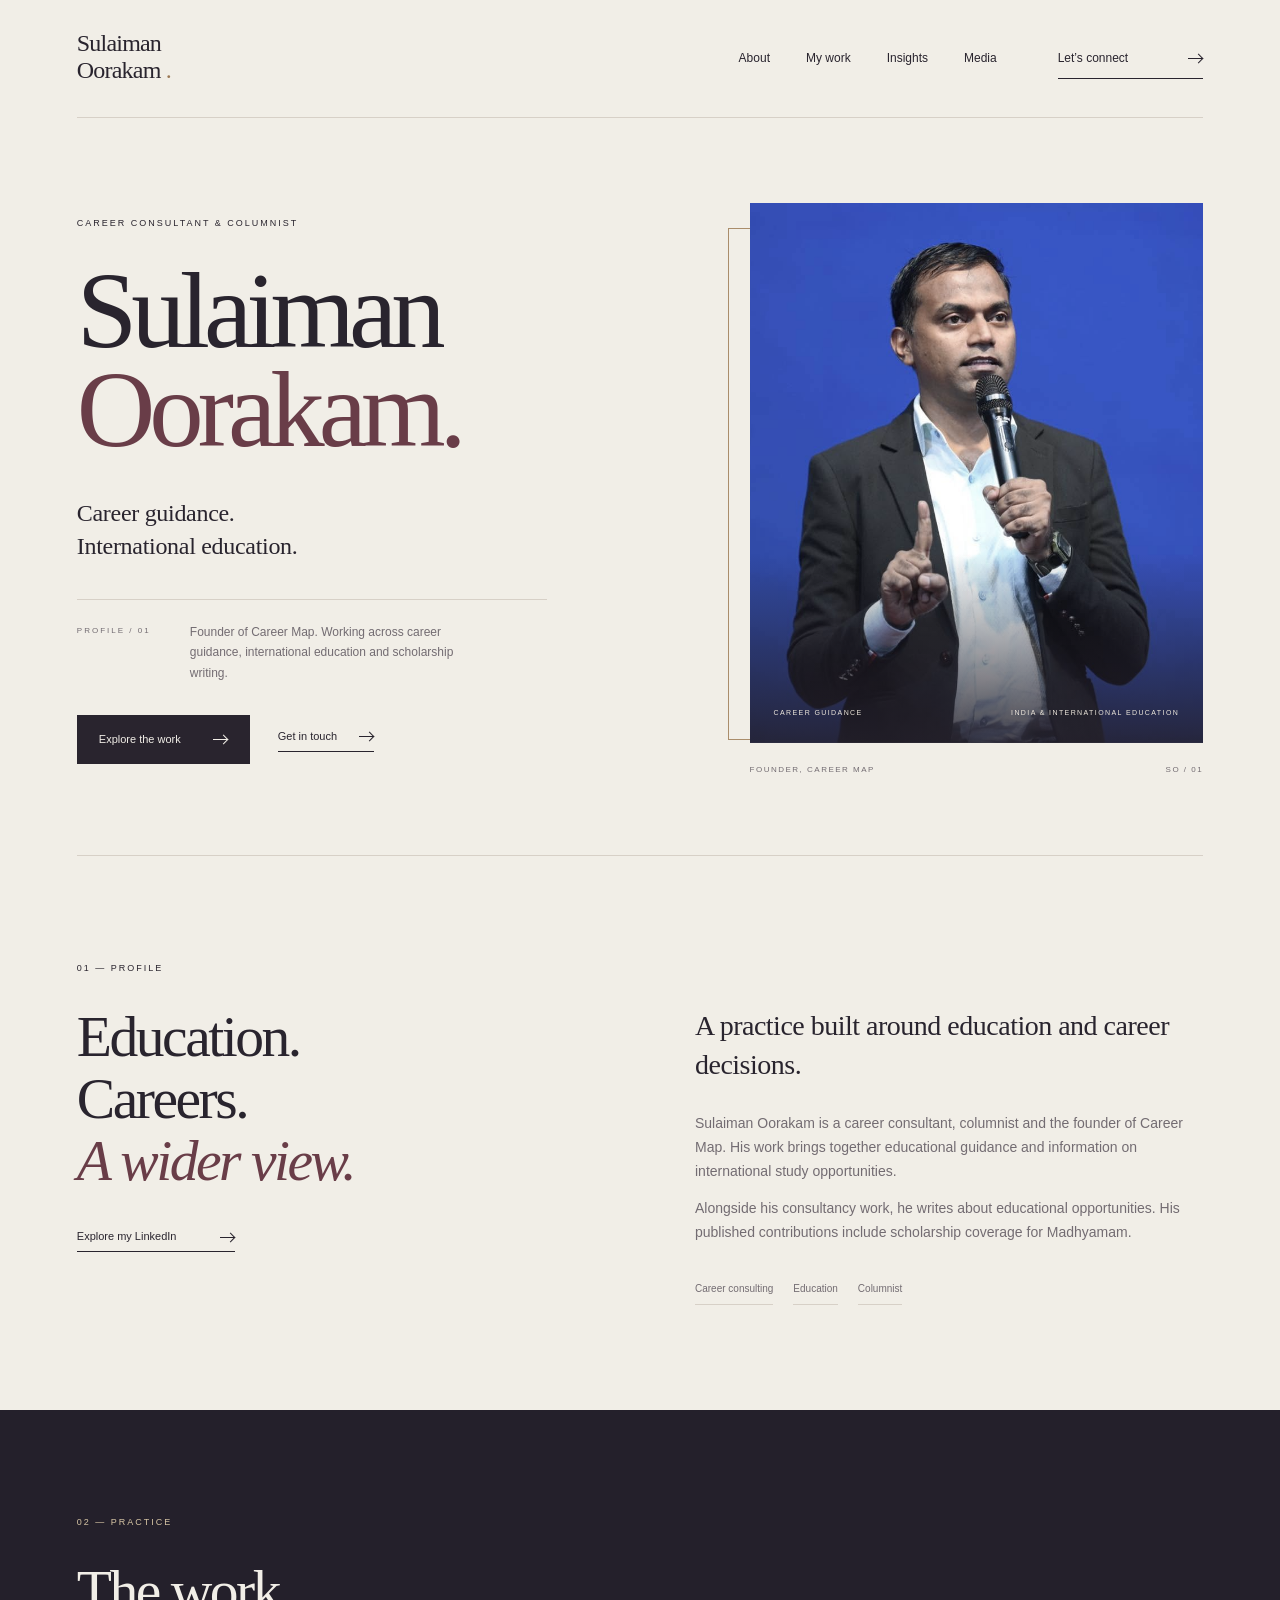
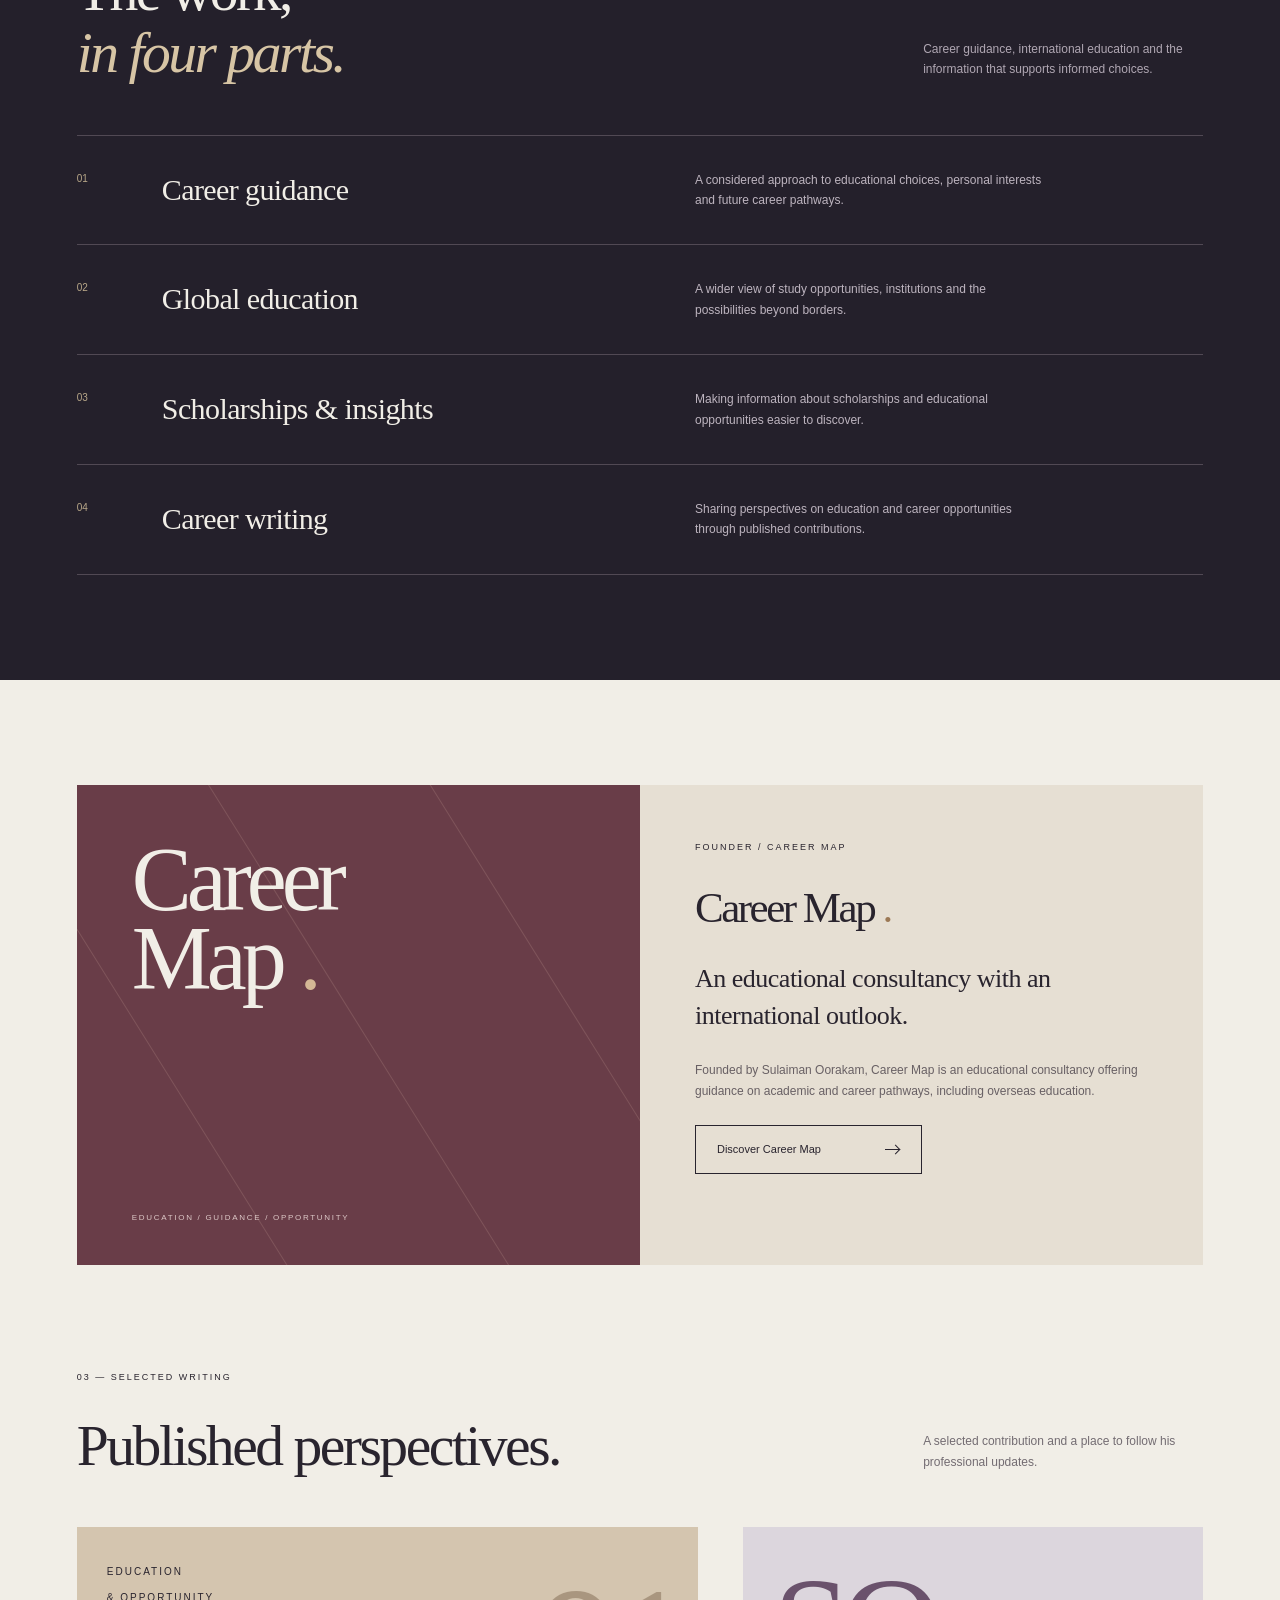
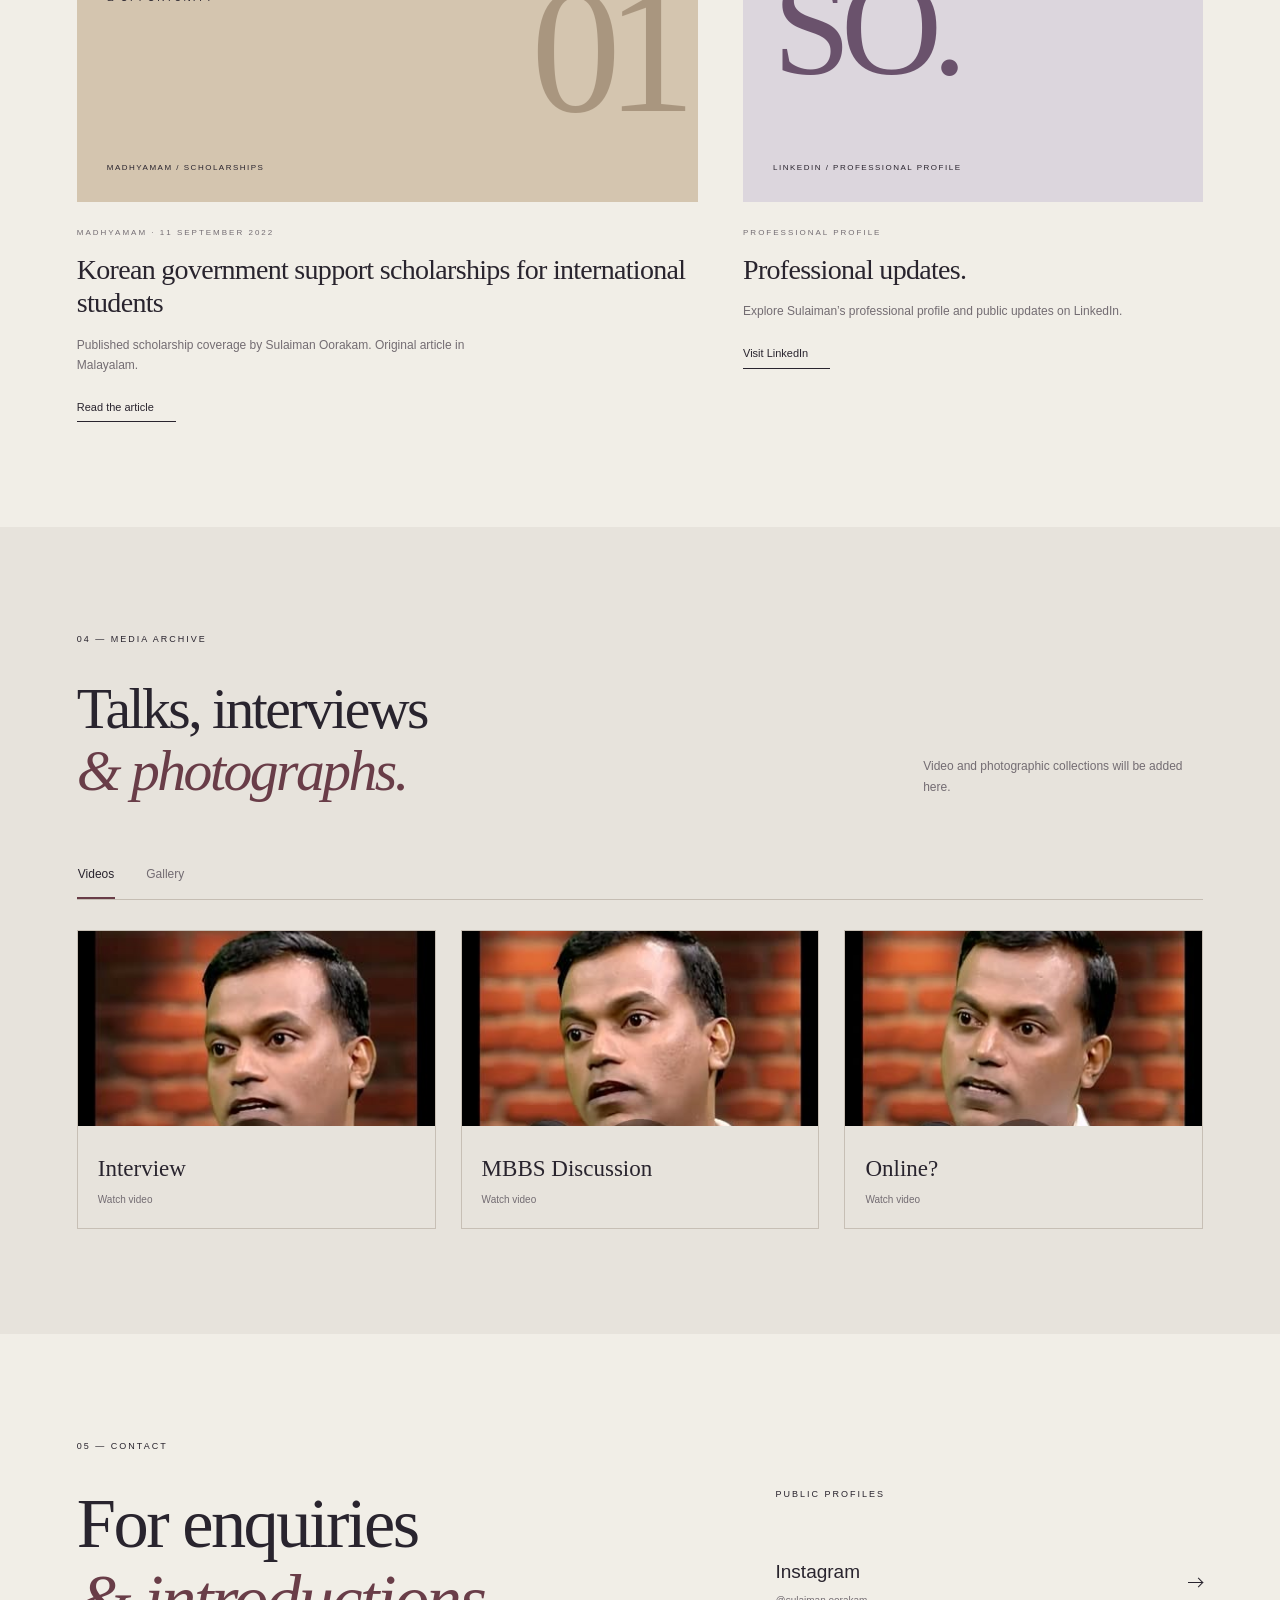
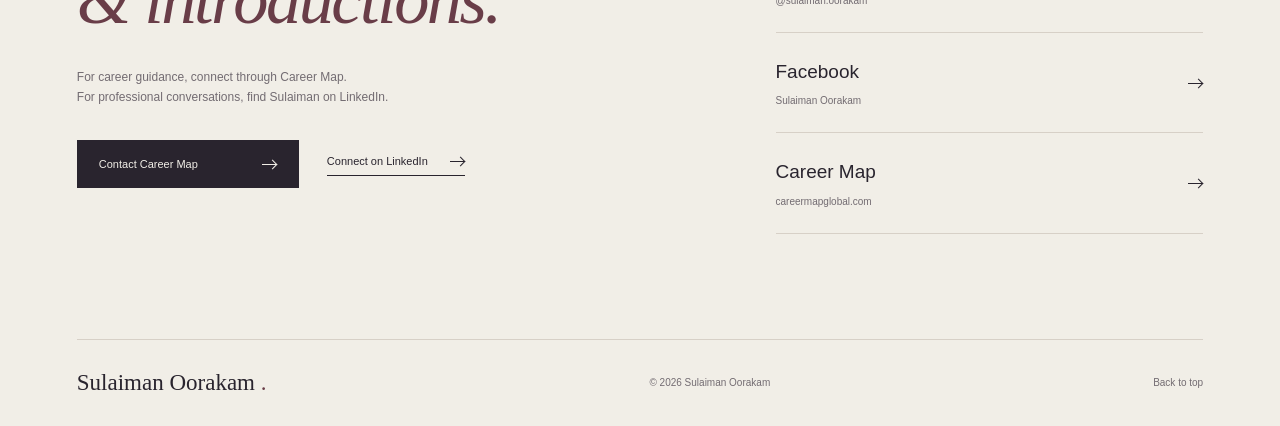
<file: index.html>
<!DOCTYPE html>
<html lang="en">
 <head>
  <meta charset="utf-8"/>
  <meta content="width=device-width, initial-scale=1" name="viewport"/>
  <meta content="#24202b" name="theme-color"/>
  <title>
   Sulaiman Oorakam — Career Consultant &amp; Columnist
  </title>
  <meta content="Meet Sulaiman Oorakam, career consultant, columnist and founder of Career Map. Explore his work in career guidance and international education." name="description"/>
  <meta content="Sulaiman Oorakam | Career Consultant &amp; Columnist" property="og:title"/>
  <meta content="Career consultant, columnist and founder of Career Map." property="og:description"/>
  <meta content="website" property="og:type"/>
  <link href="assets/favicon.svg" rel="icon"/>
  <link href="styles.css" rel="stylesheet"/>
  <script defer="" src="content.js">
  </script>
  <script defer="" src="script.js">
  </script>
 </head>
 <body>
  <a class="skip" href="#main">
   Skip to content
  </a>
  <header class="header">
   <a aria-label="Sulaiman Oorakam home" class="wordmark" href="#home">
    <span class="wordmark-name">
     Sulaiman
     <br/>
     Oorakam
     <span class="brand-dot">
      .
     </span>
    </span>
   </a>
   <button aria-controls="navigation" aria-expanded="false" class="menu-toggle" hidden="">
    Menu
   </button>
   <nav aria-label="Main navigation" id="navigation">
    <a href="#about">
     About
    </a>
    <a href="#work">
     My work
    </a>
    <a href="#insights">
     Insights
    </a>
    <a href="#media">
     Media
    </a>
    <a class="nav-contact" href="#contact">
     Let’s connect
     <span>
     </span>
     <span aria-hidden="true" class="link-icon">
     </span>
    </a>
   </nav>
  </header>
  <main id="main">
   <section class="hero wrap" id="home">
    <div class="hero-copy">
     <p class="eyebrow">
      CAREER CONSULTANT &amp; COLUMNIST
     </p>
     <h1>
      Sulaiman
      <br/>
      <span>
       Oorakam.
      </span>
     </h1>
     <p class="hero-description">
      Career guidance.
      <br/>
      International education.
     </p>
     <div class="hero-summary">
      <span class="index-label">
       PROFILE / 01
      </span>
      <p>
       Founder of Career Map. Working across career guidance, international education and scholarship writing.
      </p>
     </div>
     <div class="actions">
      <a class="button" href="#work">
       Explore the work
       <span aria-hidden="true" class="link-icon">
       </span>
      </a>
      <a class="text-link" href="#contact">
       Get in touch
       <span aria-hidden="true" class="link-icon">
       </span>
      </a>
     </div>
    </div>
    <div class="portrait-composition">
     <div aria-hidden="true" class="portrait-outline">
     </div>
     <figure class="portrait-frame">
      <img alt="Sulaiman Oorakam, founder of Career Map" fetchpriority="high" height="914" src="assets/sulaiman-oorakam.jpg" width="800"/>
      <figcaption>
       <span>
        CAREER GUIDANCE
       </span>
       <span>
        INDIA &amp; INTERNATIONAL EDUCATION
       </span>
      </figcaption>
     </figure>
     <div class="portrait-meta">
      <span>
       FOUNDER, CAREER MAP
      </span>
      <span>
       SO / 01
      </span>
     </div>
    </div>
   </section>
   <section class="section wrap about" id="about">
    <div>
     <p class="eyebrow">
      01 — PROFILE
     </p>
     <h2>
      Education.
      <br/>
      Careers.
      <br/>
      <em>
       A wider view.
      </em>
     </h2>
     <a class="text-link" href="https://www.linkedin.com/in/sulaiman-oorakam-a609a717/" rel="noopener noreferrer" target="_blank">
      Explore my LinkedIn
      <span>
      </span>
      <span aria-hidden="true" class="link-icon">
      </span>
     </a>
    </div>
    <div class="about-copy">
     <p class="large-copy">
      A practice built around education and career decisions.
     </p>
     <p>
      Sulaiman Oorakam is a career consultant, columnist and the founder of Career Map. His work brings together educational guidance and information on international study opportunities.
     </p>
     <p>
      Alongside his consultancy work, he writes about educational opportunities. His published contributions include scholarship coverage for Madhyamam.
     </p>
     <div class="about-tags">
      <span>
       Career consulting
      </span>
      <span>
       Education
      </span>
      <span>
       Columnist
      </span>
     </div>
    </div>
   </section>
   <section class="work-section" id="work">
    <div class="section wrap">
     <div class="section-heading">
      <div>
       <p class="eyebrow">
        02 — PRACTICE
       </p>
       <h2>
        The work,
        <br/>
        <em>
         in four parts.
        </em>
       </h2>
      </div>
      <p>
       Career guidance, international education and the information that supports informed choices.
      </p>
     </div>
     <div class="focus-list">
      <article>
       <span class="item-number">
        01
       </span>
       <h3>
        Career guidance
       </h3>
       <p>
        A considered approach to educational choices, personal interests and future career pathways.
       </p>
      </article>
      <article>
       <span class="item-number">
        02
       </span>
       <h3>
        Global education
       </h3>
       <p>
        A wider view of study opportunities, institutions and the possibilities beyond borders.
       </p>
      </article>
      <article>
       <span class="item-number">
        03
       </span>
       <h3>
        Scholarships &amp; insights
       </h3>
       <p>
        Making information about scholarships and educational opportunities easier to discover.
       </p>
      </article>
      <article>
       <span class="item-number">
        04
       </span>
       <h3>
        Career writing
       </h3>
       <p>
        Sharing perspectives on education and career opportunities through published contributions.
       </p>
      </article>
     </div>
    </div>
   </section>
   <section class="venture wrap">
    <div aria-hidden="true" class="venture-art">
     <div class="atlas-lines">
      <span>
      </span>
      <span>
      </span>
      <span>
      </span>
      <span>
      </span>
      <span>
      </span>
     </div>
     <div class="venture-lettering">
      Career
      <br/>
      Map
      <span>
       .
      </span>
     </div>
     <span class="map-caption">
      EDUCATION / GUIDANCE / OPPORTUNITY
     </span>
    </div>
    <div class="venture-copy">
     <p class="eyebrow">
      FOUNDER / CAREER MAP
     </p>
     <h2>
      Career Map
      <span class="brand-dot">
       .
      </span>
     </h2>
     <p class="large-copy">
      An educational consultancy with an international outlook.
     </p>
     <p>
      Founded by Sulaiman Oorakam, Career Map is an educational consultancy offering guidance on academic and career pathways, including overseas education.
     </p>
     <a class="button light" href="https://careermapglobal.com/" rel="noopener noreferrer" target="_blank">
      Discover Career Map
      <span>
      </span>
      <span aria-hidden="true" class="link-icon">
      </span>
     </a>
    </div>
   </section>
   <section class="section wrap" id="insights">
    <div class="section-heading">
     <div>
      <p class="eyebrow">
       03 — SELECTED WRITING
      </p>
      <h2>
       Published perspectives.
      </h2>
     </div>
     <p>
      A selected contribution and a place to follow his professional updates.
     </p>
    </div>
    <div class="insights-grid">
     <a class="article-card" href="https://www.madhyamam.com/career-and-education/edu-news/korean-government-support-scholarships-for-international-students-1072878" rel="noopener noreferrer" target="_blank">
      <div class="article-art">
       <span class="article-label">
        EDUCATION
        <br/>
        &amp; OPPORTUNITY
       </span>
       <span class="article-number">
        01
       </span>
       <small>
        MADHYAMAM / SCHOLARSHIPS
       </small>
      </div>
      <p class="eyebrow">
       MADHYAMAM · 11 SEPTEMBER 2022
      </p>
      <h3>
       Korean government support scholarships for international students
      </h3>
      <p>
       Published scholarship coverage by Sulaiman Oorakam. Original article in Malayalam.
      </p>
      <span class="text-link">
       Read the article
       <span>
       </span>
      </span>
     </a>
     <a class="article-card profile-card" href="https://www.linkedin.com/in/sulaiman-oorakam-a609a717/" rel="noopener noreferrer" target="_blank">
      <div aria-hidden="true" class="profile-art">
       <span class="profile-initials">
        SO.
       </span>
       <span class="profile-art-label">
        LINKEDIN / PROFESSIONAL PROFILE
       </span>
      </div>
      <p class="eyebrow">
       PROFESSIONAL PROFILE
      </p>
      <h3>
       Professional updates.
      </h3>
      <p>
       Explore Sulaiman’s professional profile and public updates on LinkedIn.
      </p>
      <span class="text-link">
       Visit LinkedIn
       <span>
       </span>
      </span>
     </a>
    </div>
   </section>
   <section class="media-section" id="media">
    <div class="section wrap">
     <div class="section-heading">
      <div>
       <p class="eyebrow">
        04 — MEDIA ARCHIVE
       </p>
       <h2>
        Talks, interviews
        <br/>
        <em>
         &amp; photographs.
        </em>
       </h2>
      </div>
      <p>
       Video and photographic collections will be added here.
      </p>
     </div>
     <div aria-label="Media category" class="media-tabs" role="group">
      <button aria-pressed="true" class="active" data-tab="videos">
       Videos
      </button>
      <button aria-pressed="false" data-tab="gallery">
       Gallery
      </button>
     </div>
     <div class="media-grid" id="media-grid">
     </div>
     <noscript>
      <p>
       Videos and gallery will be added here. Enable JavaScript to explore the media collection.
      </p>
     </noscript>
    </div>
   </section>
   <section class="section wrap contact" id="contact">
    <div>
     <p class="eyebrow">
      05 — CONTACT
     </p>
     <h2>
      For enquiries
      <br/>
      <em>
       &amp; introductions.
      </em>
     </h2>
     <p>
      For career guidance, connect through Career Map.
      <br/>
      For professional conversations, find Sulaiman on LinkedIn.
     </p>
     <div class="actions">
      <a class="button" href="https://careermapglobal.com/" rel="noopener noreferrer" target="_blank">
       Contact Career Map
       <span>
       </span>
       <span aria-hidden="true" class="link-icon">
       </span>
      </a>
      <a class="text-link" href="https://www.linkedin.com/in/sulaiman-oorakam-a609a717/" rel="noopener noreferrer" target="_blank">
       Connect on LinkedIn
       <span aria-hidden="true" class="link-icon">
       </span>
      </a>
     </div>
    </div>
    <div class="contact-links">
     <p class="eyebrow">
      PUBLIC PROFILES
     </p>
     <a href="https://www.instagram.com/sulaiman.oorakam/" rel="noopener noreferrer" target="_blank">
      <span>
       Instagram
       <small>
        @sulaiman.oorakam
       </small>
      </span>
      <span aria-hidden="true" class="link-icon">
      </span>
     </a>
     <a href="https://www.facebook.com/kpsulaiman" rel="noopener noreferrer" target="_blank">
      <span>
       Facebook
       <small>
        Sulaiman Oorakam
       </small>
      </span>
      <span aria-hidden="true" class="link-icon">
      </span>
     </a>
     <a href="https://careermapglobal.com/" rel="noopener noreferrer" target="_blank">
      <span>
       Career Map
       <small>
        careermapglobal.com
       </small>
      </span>
      <span aria-hidden="true" class="link-icon">
      </span>
     </a>
    </div>
   </section>
  </main>
  <footer class="wrap footer">
   <a class="footer-name" href="#home">
    Sulaiman Oorakam
    <span>
     .
    </span>
   </a>
   <span>
    ©
    <span id="year">
     2026
    </span>
    Sulaiman Oorakam
   </span>
   <a href="#home">
    Back to top
   </a>
  </footer>
  <dialog aria-labelledby="dialog-title" id="media-dialog">
   <div class="dialog-header">
    <h2 id="dialog-title">
     Media
    </h2>
    <button aria-label="Close media" id="close-dialog">
     Close
    </button>
   </div>
   <div id="dialog-body">
   </div>
  </dialog>
 </body>
</html>
</file>
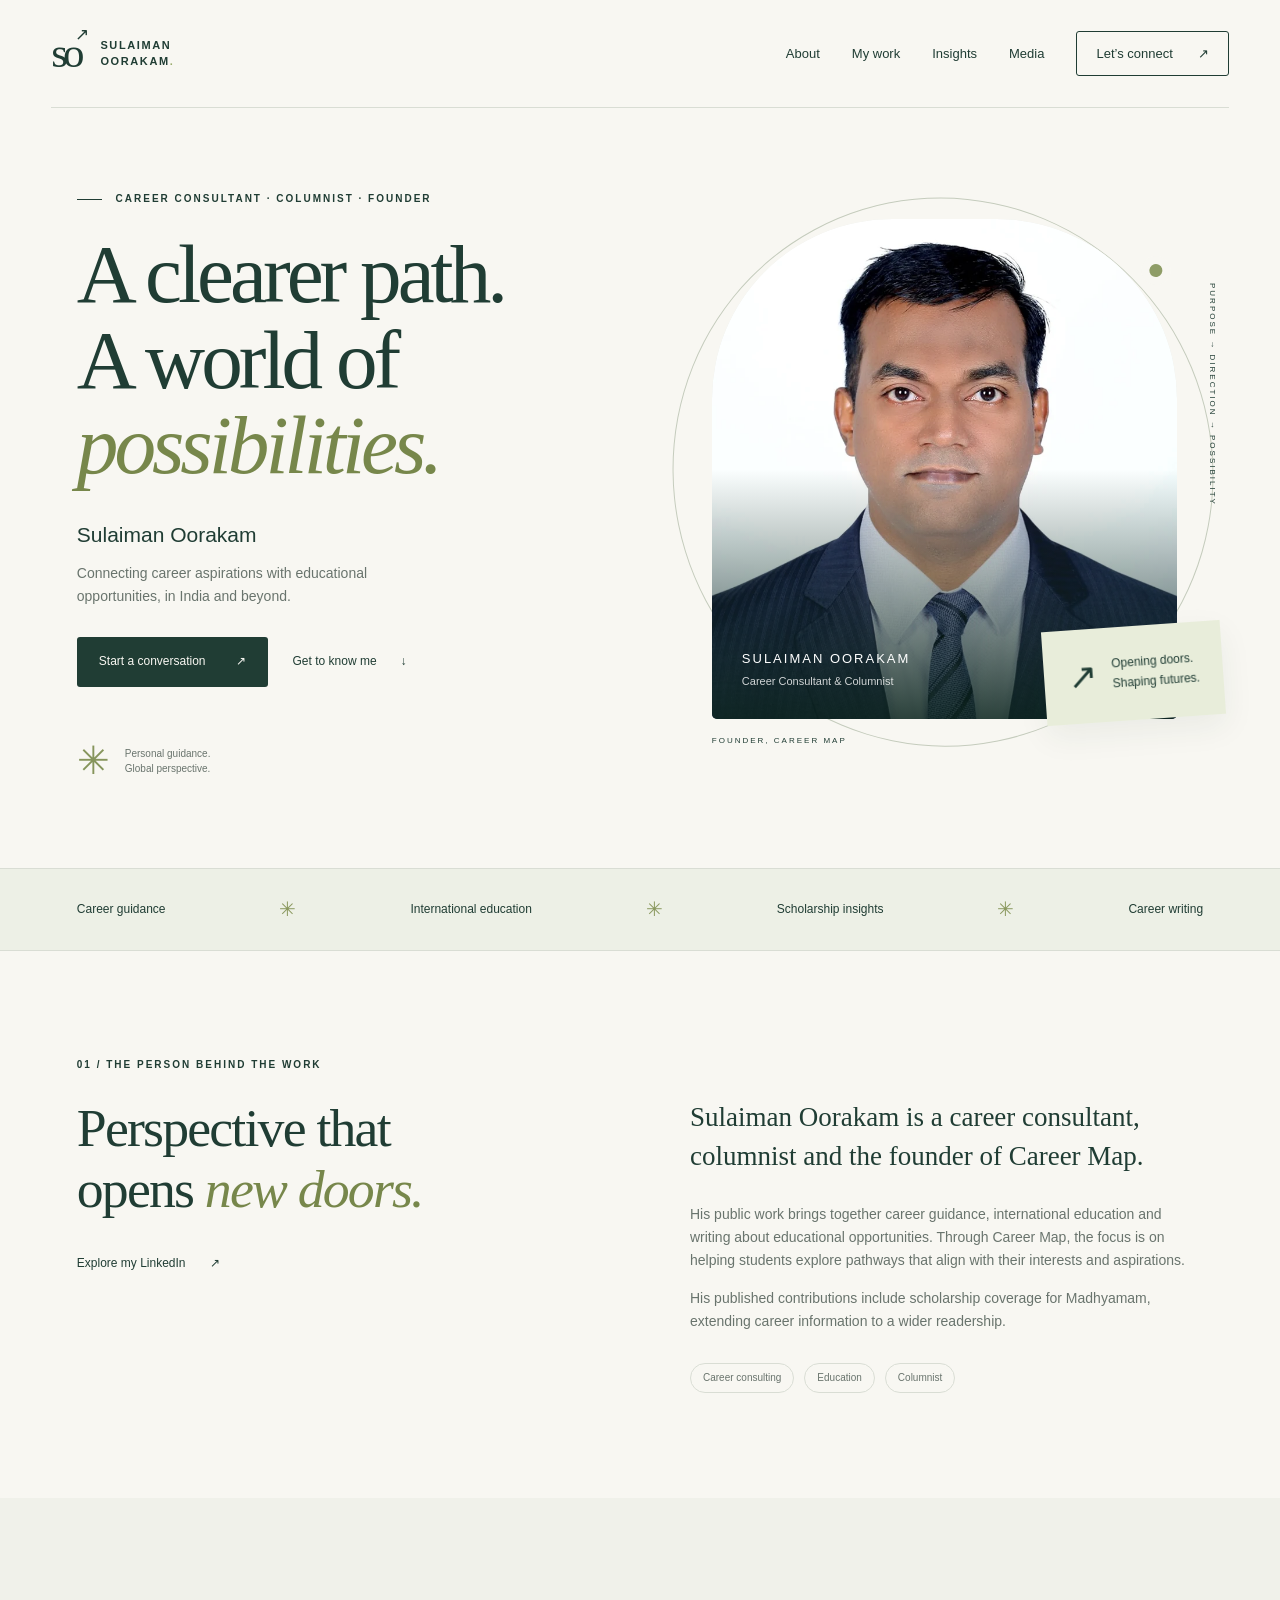
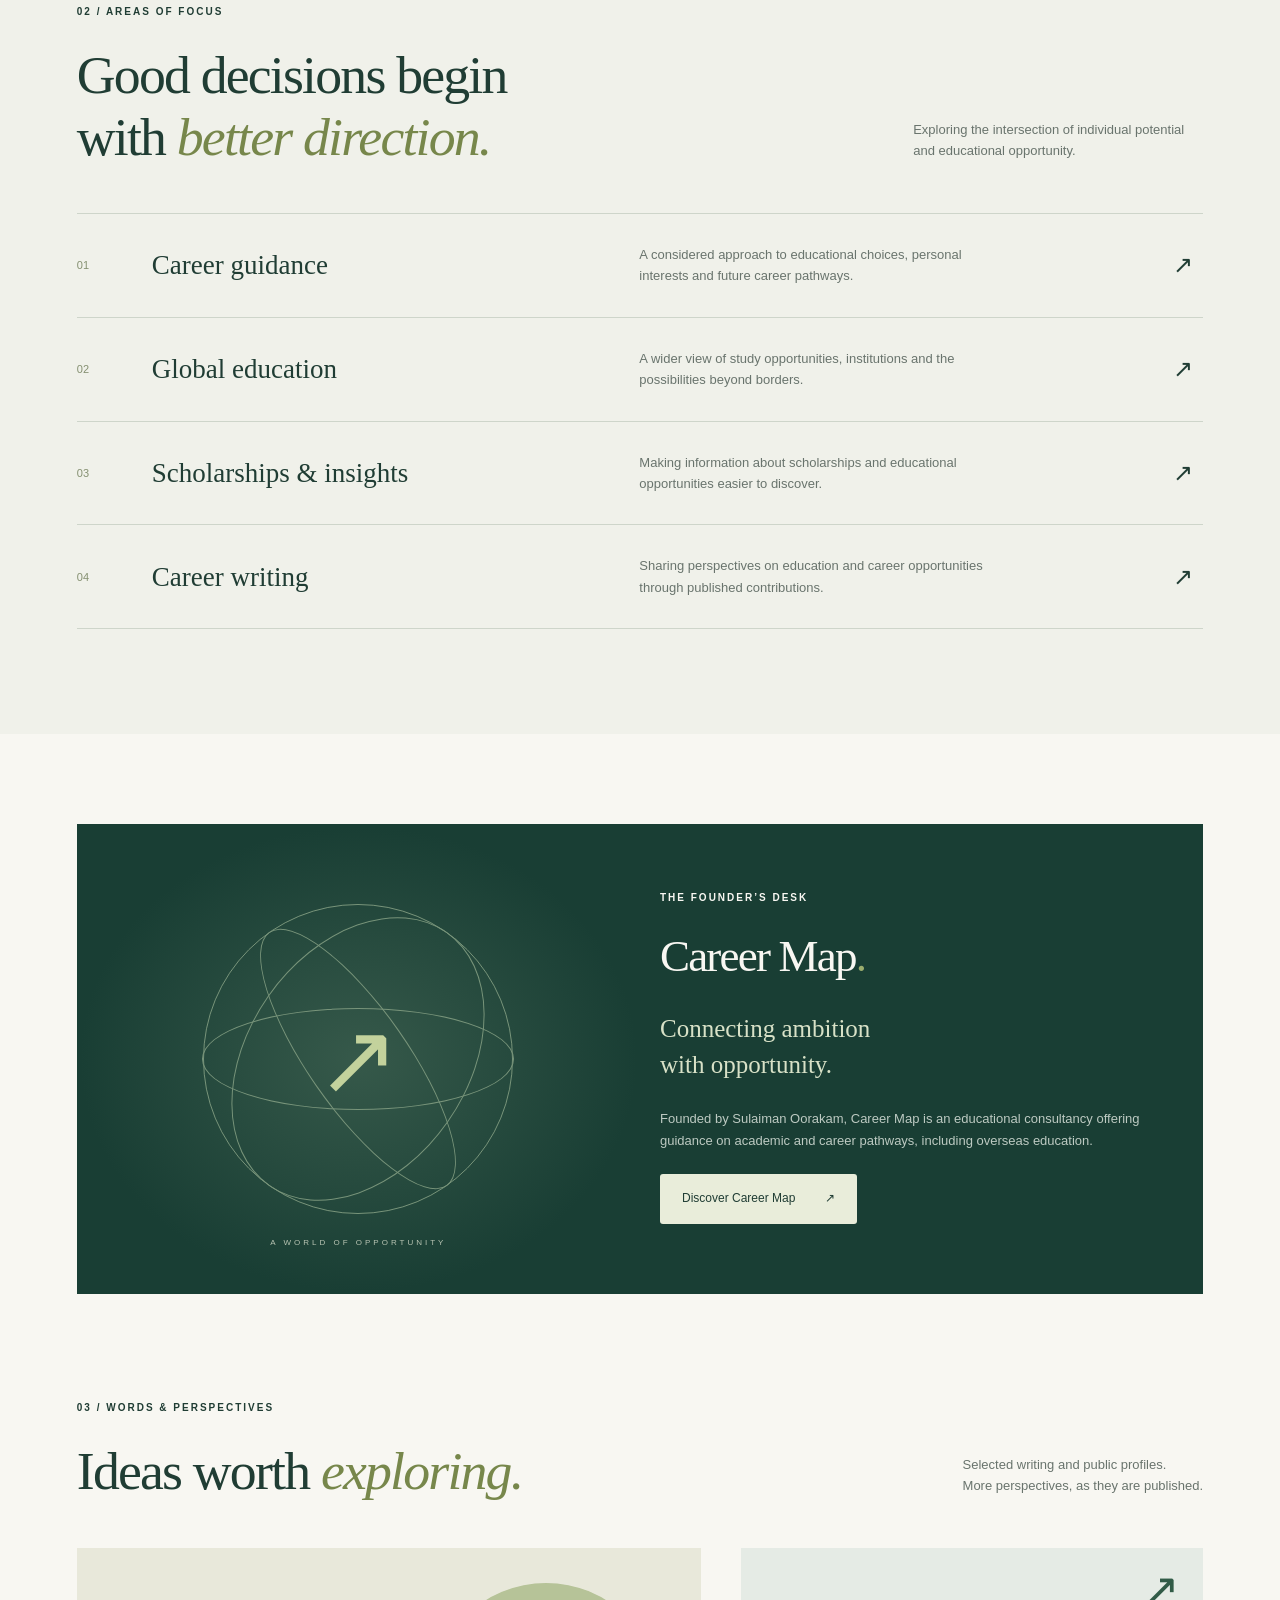
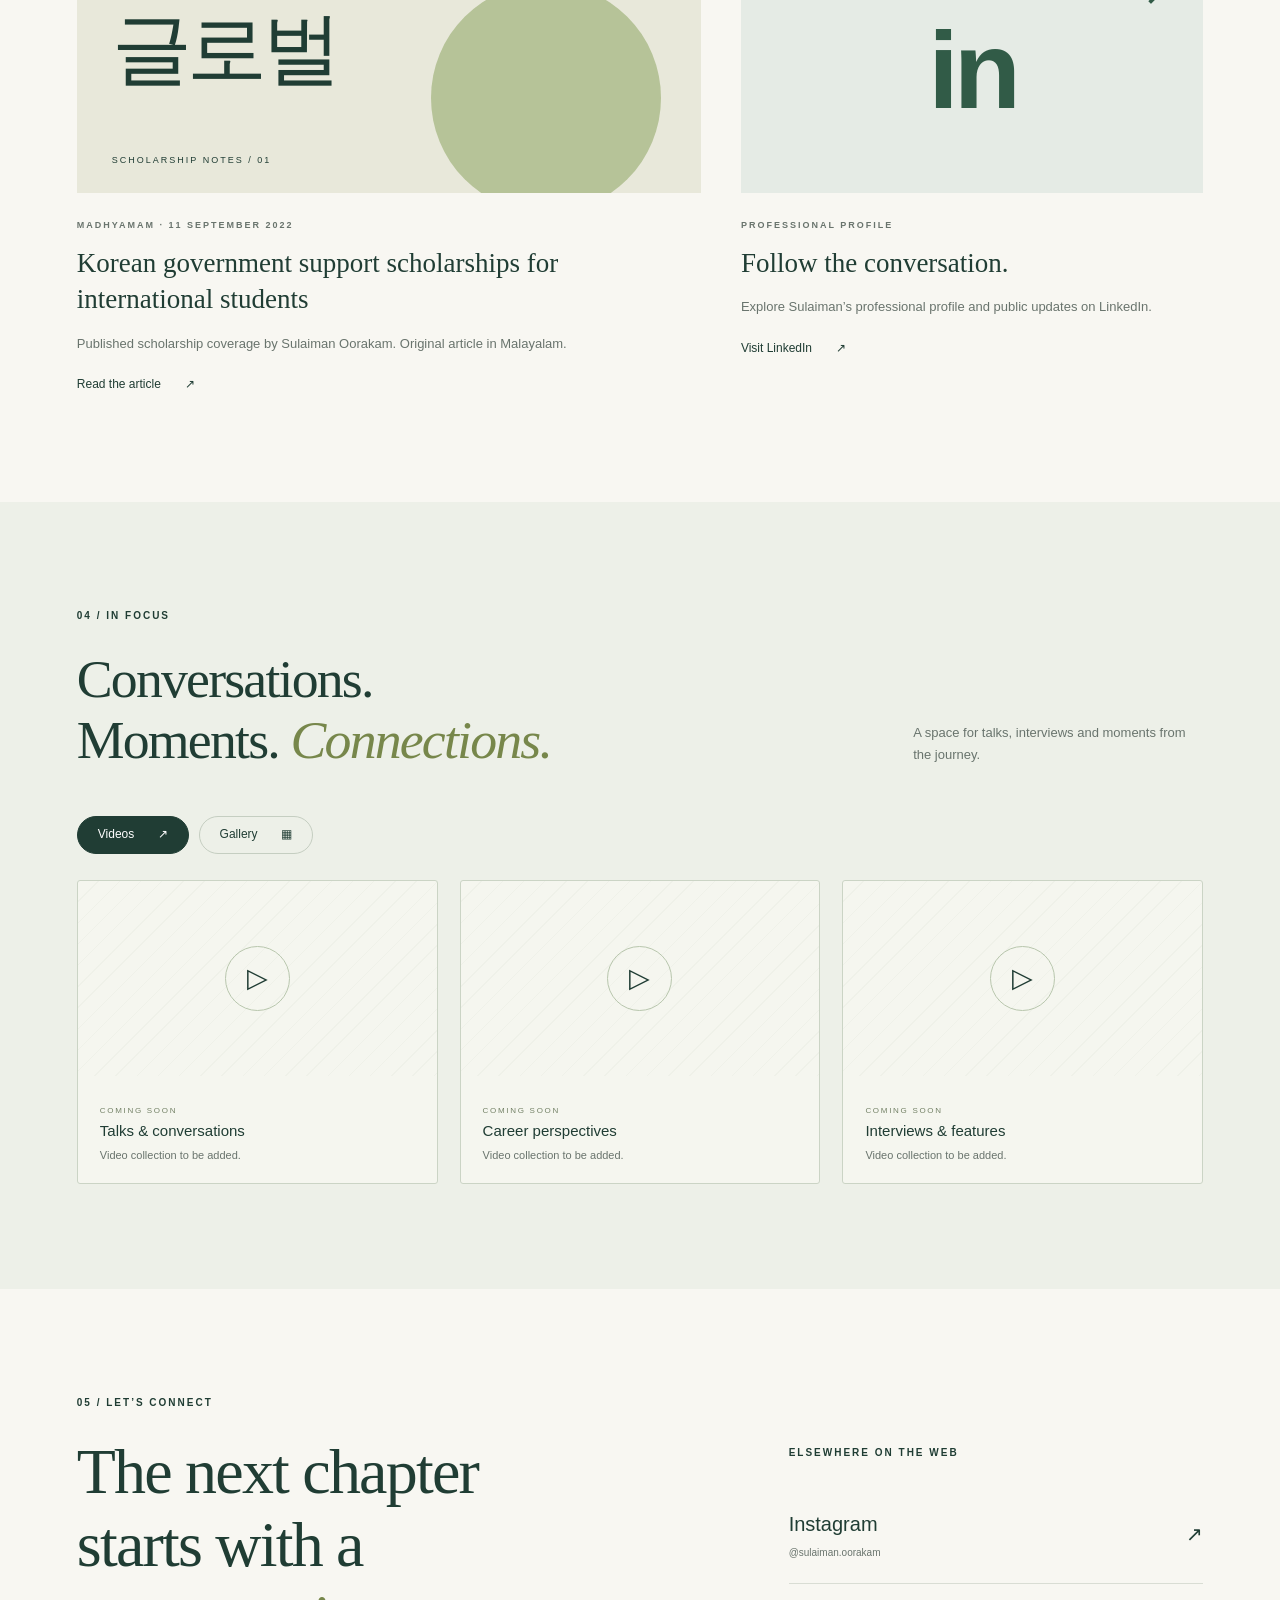
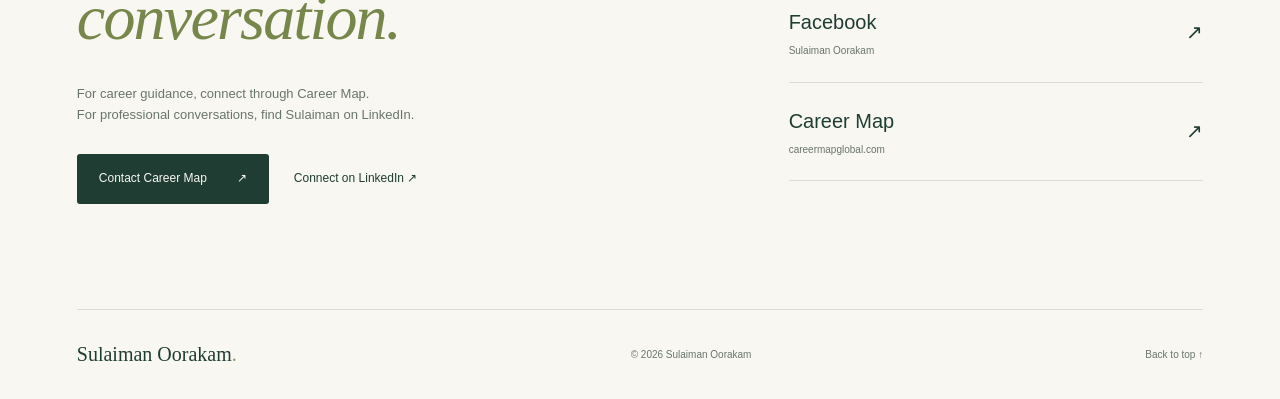
<file: Sulaiman-Oorakam-Portfolio/sulaiman-portfolio/index.html>
<!doctype html>
<html lang="en"><head><meta charset="utf-8"><meta name="viewport" content="width=device-width, initial-scale=1"><meta name="theme-color" content="#173e34"><title>Sulaiman Oorakam — Career Consultant &amp; Columnist</title><meta name="description" content="Meet Sulaiman Oorakam, career consultant, columnist and founder of Career Map. Explore his work in career guidance and international education."><meta property="og:title" content="Sulaiman Oorakam | Career Consultant & Columnist"><meta property="og:description" content="Career guidance. Global perspectives. New possibilities."><meta property="og:type" content="website"><link rel="icon" href="assets/favicon.svg"><link rel="stylesheet" href="styles.css"><script src="content.js" defer></script><script src="script.js" defer></script></head>
<body><a class="skip" href="#main">Skip to content</a><header class="header"><a class="wordmark" href="#home" aria-label="Sulaiman Oorakam home"><span class="monogram">so<span>↗</span></span><span>SULAIMAN<br>OORAKAM<span class="brand-dot">.</span></span></a><button class="menu-toggle" aria-controls="navigation" aria-expanded="false" hidden>Menu <span>☰</span></button><nav id="navigation" aria-label="Main navigation"><a href="#about">About</a><a href="#work">My work</a><a href="#insights">Insights</a><a href="#media">Media</a><a class="nav-contact" href="#contact">Let’s connect <span>↗</span></a></nav></header>
<main id="main"><section class="hero wrap" id="home"><div class="hero-copy"><p class="eyebrow"><span class="small-line"></span> CAREER CONSULTANT · COLUMNIST · FOUNDER</p><h1>A clearer path.<br>A world of<br><em>possibilities.</em></h1><p class="intro">Sulaiman Oorakam</p><p class="hero-description">Connecting career aspirations with educational opportunities, in India and beyond.</p><div class="actions"><a class="button" href="#contact">Start a conversation <span>↗</span></a><a class="text-link" href="#about">Get to know me <span>↓</span></a></div><div class="hero-footnote"><span class="asterisk">✳</span><span>Personal guidance.<br>Global perspective.</span></div></div><div class="portrait-composition"><div class="orbit" aria-hidden="true"></div><span class="coordinate" aria-hidden="true">PURPOSE → DIRECTION → POSSIBILITY</span><figure class="portrait-frame"><img src="assets/sulaiman-oorakam.webp" alt="Sulaiman Oorakam, founder of Career Map" width="640" height="800" fetchpriority="high"><figcaption><span>SULAIMAN OORAKAM</span><span>Career Consultant &amp; Columnist</span></figcaption></figure><div class="portrait-label"><span class="compass" aria-hidden="true">↗</span><div>Opening doors.<br><strong>Shaping futures.</strong></div></div><span class="photo-note">FOUNDER, CAREER MAP</span></div></section>
<div class="expertise-strip"><div class="wrap"><span>Career guidance</span><i>✳</i><span>International education</span><i>✳</i><span>Scholarship insights</span><i>✳</i><span>Career writing</span></div></div>
<section class="section wrap about" id="about"><div><p class="eyebrow">01 / THE PERSON BEHIND THE WORK</p><h2>Perspective that<br>opens <em>new doors.</em></h2><a class="text-link" href="https://www.linkedin.com/in/sulaiman-oorakam-a609a717/" target="_blank" rel="noopener noreferrer">Explore my LinkedIn <span>↗</span></a></div><div class="about-copy"><p class="large-copy">Sulaiman Oorakam is a career consultant, columnist and the founder of Career Map.</p><p>His public work brings together career guidance, international education and writing about educational opportunities. Through Career Map, the focus is on helping students explore pathways that align with their interests and aspirations.</p><p>His published contributions include scholarship coverage for Madhyamam, extending career information to a wider readership.</p><div class="about-tags"><span>Career consulting</span><span>Education</span><span>Columnist</span></div></div></section>
<section class="work-section" id="work"><div class="section wrap"><div class="section-heading"><div><p class="eyebrow">02 / AREAS OF FOCUS</p><h2>Good decisions begin<br>with <em>better direction.</em></h2></div><p>Exploring the intersection of individual potential and educational opportunity.</p></div><div class="focus-list"><article><span class="item-number">01</span><h3>Career guidance</h3><p>A considered approach to educational choices, personal interests and future career pathways.</p><span aria-hidden="true">↗</span></article><article><span class="item-number">02</span><h3>Global education</h3><p>A wider view of study opportunities, institutions and the possibilities beyond borders.</p><span aria-hidden="true">↗</span></article><article><span class="item-number">03</span><h3>Scholarships &amp; insights</h3><p>Making information about scholarships and educational opportunities easier to discover.</p><span aria-hidden="true">↗</span></article><article><span class="item-number">04</span><h3>Career writing</h3><p>Sharing perspectives on education and career opportunities through published contributions.</p><span aria-hidden="true">↗</span></article></div></div></section>
<section class="venture wrap"><div class="venture-art" aria-hidden="true"><div class="map-ring ring-one"></div><div class="map-ring ring-two"></div><div class="map-ring ring-three"></div><span class="map-point">↗</span><span class="map-caption">A WORLD OF OPPORTUNITY</span></div><div class="venture-copy"><p class="eyebrow">THE FOUNDER’S DESK</p><h2>Career Map<span class="brand-dot">.</span></h2><p class="large-copy">Connecting ambition<br>with opportunity.</p><p>Founded by Sulaiman Oorakam, Career Map is an educational consultancy offering guidance on academic and career pathways, including overseas education.</p><a class="button light" href="https://careermapglobal.com/" target="_blank" rel="noopener noreferrer">Discover Career Map <span>↗</span></a></div></section>
<section class="section wrap" id="insights"><div class="section-heading"><div><p class="eyebrow">03 / WORDS &amp; PERSPECTIVES</p><h2>Ideas worth <em>exploring.</em></h2></div><p>Selected writing and public profiles.<br>More perspectives, as they are published.</p></div><div class="insights-grid"><a class="article-card" href="https://www.madhyamam.com/career-and-education/edu-news/korean-government-support-scholarships-for-international-students-1072878" target="_blank" rel="noopener noreferrer"><div class="article-art"><span>글로벌</span><div class="paper-circle"></div><small>SCHOLARSHIP NOTES / 01</small></div><p class="eyebrow">MADHYAMAM · 11 SEPTEMBER 2022</p><h3>Korean government support scholarships for international students</h3><p>Published scholarship coverage by Sulaiman Oorakam. Original article in Malayalam.</p><span class="text-link">Read the article <span>↗</span></span></a><a class="article-card profile-card" href="https://www.linkedin.com/in/sulaiman-oorakam-a609a717/" target="_blank" rel="noopener noreferrer"><div class="profile-art" aria-hidden="true">in<span>↗</span></div><p class="eyebrow">PROFESSIONAL PROFILE</p><h3>Follow the conversation.</h3><p>Explore Sulaiman’s professional profile and public updates on LinkedIn.</p><span class="text-link">Visit LinkedIn <span>↗</span></span></a></div></section>
<section class="media-section" id="media"><div class="section wrap"><div class="section-heading"><div><p class="eyebrow">04 / IN FOCUS</p><h2>Conversations.<br>Moments. <em>Connections.</em></h2></div><p>A space for talks, interviews and moments from the journey.</p></div><div class="media-tabs" role="group" aria-label="Media category"><button class="active" data-tab="videos" aria-pressed="true">Videos <span>↗</span></button><button data-tab="gallery" aria-pressed="false">Gallery <span>▦</span></button></div><div id="media-grid" class="media-grid"></div><noscript><p>Videos and gallery will be added here. Enable JavaScript to explore the media collection.</p></noscript></div></section>
<section class="section wrap contact" id="contact"><div><p class="eyebrow">05 / LET’S CONNECT</p><h2>The next chapter<br>starts with a<br><em>conversation.</em></h2><p>For career guidance, connect through Career Map.<br>For professional conversations, find Sulaiman on LinkedIn.</p><div class="actions"><a class="button" href="https://careermapglobal.com/" target="_blank" rel="noopener noreferrer">Contact Career Map <span>↗</span></a><a class="text-link" href="https://www.linkedin.com/in/sulaiman-oorakam-a609a717/" target="_blank" rel="noopener noreferrer">Connect on LinkedIn ↗</a></div></div><div class="contact-links"><p class="eyebrow">ELSEWHERE ON THE WEB</p><a href="https://www.instagram.com/sulaiman.oorakam/" target="_blank" rel="noopener noreferrer"><span>Instagram<small>@sulaiman.oorakam</small></span>↗</a><a href="https://www.facebook.com/kpsulaiman" target="_blank" rel="noopener noreferrer"><span>Facebook<small>Sulaiman Oorakam</small></span>↗</a><a href="https://careermapglobal.com/" target="_blank" rel="noopener noreferrer"><span>Career Map<small>careermapglobal.com</small></span>↗</a></div></section></main>
<footer class="wrap footer"><a class="footer-name" href="#home">Sulaiman Oorakam<span>.</span></a><span>© <span id="year">2026</span> Sulaiman Oorakam</span><a href="#home">Back to top ↑</a></footer><dialog id="media-dialog" aria-labelledby="dialog-title"><div class="dialog-header"><h2 id="dialog-title">Media</h2><button id="close-dialog" aria-label="Close media">✕</button></div><div id="dialog-body"></div></dialog></body></html>
</file>
<file: styles.css>
/* Sulaiman Oorakam — editorial portfolio. No external fonts or UI libraries. */
:root {
  --paper:#f1eee7;
  --ink:#29242e;
  --muted:#736c72;
  --line:#d7d0c7;
  --accent:#9c7955;
  --dark:#24202b;
  --brass:#d7c5a5;
  --wine:#693d48;
  --serif:Georgia,'Times New Roman',serif;
  --sans:Arial,Helvetica,sans-serif
}
* {
  box-sizing:border-box
}
html {
  scroll-behavior:smooth;
  scroll-padding-top:35px
}
body {
  margin:0;
  background:var(--paper);
  color:var(--ink);
  font:15px/1.7 var(--sans)
}
a {
  color:inherit;
  text-decoration:none
}
button {
  font:inherit;
  cursor:pointer
}
img {
  display:block;
  max-width:100%
}
::selection {
  background:#d7c5a5;
  color:#24202b
}
a:focus-visible,button:focus-visible {
  outline:2px solid var(--accent);
  outline-offset:6px
}
.wrap {
  width:min(1240px,88%);
  margin-inline:auto
}
.header {
  width:88%;
  max-width:1400px;
  min-height:118px;
  margin:auto;
  display:flex;
  align-items:center;
  justify-content:space-between;
  gap:30px;
  border-bottom:1px solid var(--line)
}
.wordmark-name {
  font-family:var(--serif);
  font-size:24px;
  line-height:.95;
  letter-spacing:-.8px
}
.brand-dot {
  color:var(--accent)
}
nav {
  display:flex;
  gap:36px;
  align-items:center;
  font-size:12px
}
.nav-contact {
  margin-left:25px;
  padding:10px 0;
  border-bottom:1px solid var(--ink);
  display:flex;
  align-items:center;
  gap:30px
}
nav a:hover {
  color:var(--wine)
}
.menu-toggle {
  display:none;
  background:none;
  border:1px solid var(--line);
  padding:7px 13px;
  color:var(--ink);
  font-size:12px
}
.hero {
  display:grid;
  grid-template-columns:1.2fr 1fr;
  gap:80px;
  padding-block:85px 78px;
  align-items:center;
  position:relative
}
.eyebrow,.index-label {
  font-size:9px;
  letter-spacing:2px;
  font-weight:500;
  line-height:1.7
}
.eyebrow {
  margin:0 0 30px
}
h1,h2,h3,p {
  margin-top:0
}
h1 {
  font:400 clamp(72px,8.5vw,120px)/.91 var(--serif);
  letter-spacing:-6px;
  margin-bottom:38px
}
h1>span {
  color:var(--wine)
}
h2 {
  font:400 clamp(38px,4.5vw,61px)/1.08 var(--serif);
  letter-spacing:-2.5px;
  margin-bottom:30px
}
em {
  font-weight:400;
  color:var(--wine)
}
h3 {
  line-height:1.3;
  font-weight:400
}
.hero-description {
  font:24px/1.35 var(--serif);
  letter-spacing:-.3px;
  margin-bottom:37px
}
.hero-summary {
  display:grid;
  grid-template-columns:95px 1fr;
  gap:18px;
  border-top:1px solid var(--line);
  padding-top:22px;
  max-width:470px
}
.index-label {
  font-size:8px;
  padding-top:2px;
  color:var(--muted)
}
.hero-summary p {
  font-size:12px;
  color:var(--muted);
  max-width:290px;
  margin-bottom:0
}
.actions {
  display:flex;
  gap:28px;
  align-items:center;
  flex-wrap:wrap;
  margin-top:32px
}
.button {
  display:inline-flex;
  align-items:center;
  justify-content:space-between;
  gap:32px;
  padding:14px 21px;
  background:var(--ink);
  color:var(--paper);
  font-size:11px;
  border:1px solid var(--ink);
  transition:background .2s
}
.button:hover {
  background:var(--wine);
  border-color:var(--wine)
}
.text-link {
  display:inline-flex;
  align-items:center;
  gap:22px;
  font-size:11px;
  padding-bottom:5px;
  border-bottom:1px solid currentColor
}
.link-icon {
  width:15px;
  height:12px;
  display:inline-block;
  position:relative;
  flex-shrink:0
}
.link-icon:before {
  content:'';
  position:absolute;
  width:14px;
  height:1px;
  background:currentColor;
  left:0;
  top:6px
}
.link-icon:after {
  content:'';
  position:absolute;
  width:6px;
  height:6px;
  border-top:1px solid currentColor;
  border-right:1px solid currentColor;
  transform:rotate(45deg);
  right:1px;
  top:3px
}
.portrait-composition {
  position:relative;
  padding:0 0 0 22px;
  min-width:0
}
.portrait-outline {
  position:absolute;
  inset:25px 26px 37px 0;
  border:1px solid #aa8d6b;
  transform:translate(0,0);
  animation:portrait-rule 1.1s ease-out both
}
.portrait-frame {
  margin:0;
  position:relative;
  height:540px;
  overflow:hidden;
  background:#ddd7cc
}
.portrait-frame img {
  height:100%;
  width:100%;
  object-fit:cover;
  object-position:50% 30%;
  filter:saturate(.7);
  transition:filter .6s
}
.portrait-frame:hover img {
  filter:saturate(1)
}
.portrait-frame:after {
  content:'';
  position:absolute;
  inset:65% 0 0;
  background:linear-gradient(transparent,#24202bd9)
}
.portrait-frame figcaption {
  position:absolute;
  bottom:24px;
  left:24px;
  right:24px;
  z-index:1;
  color:#eee8dd;
  display:flex;
  justify-content:space-between;
  gap:20px;
  font-size:7px;
  letter-spacing:1.4px
}
.portrait-meta {
  display:flex;
  justify-content:space-between;
  gap:20px;
  margin-top:20px;
  font-size:8px;
  letter-spacing:1.5px;
  color:var(--muted)
}
.section {
  padding-block:105px
}
.about {
  border-top:1px solid var(--line);
  display:grid;
  grid-template-columns:1fr 1fr;
  gap:110px
}
.about-copy {
  padding-top:45px;
  color:var(--muted);
  font-size:14px
}
.large-copy {
  font:28px/1.4 var(--serif);
  letter-spacing:-.5px;
  color:var(--ink)
}
.about-tags {
  display:flex;
  flex-wrap:wrap;
  gap:20px;
  margin-top:35px
}
.about-tags span {
  border-bottom:1px solid var(--line);
  font-size:10px;
  padding-bottom:7px
}
.work-section {
  background:var(--dark);
  color:var(--paper)
}
.work-section em {
  color:var(--brass)
}
.work-section .eyebrow {
  color:var(--brass)
}
.section-heading {
  display:flex;
  align-items:end;
  justify-content:space-between;
  gap:60px;
  margin-bottom:50px
}
.section-heading h2 {
  margin-bottom:0
}
.section-heading>p {
  font-size:12px;
  max-width:280px;
  color:var(--muted);
  margin-bottom:5px
}
.work-section .section-heading>p {
  color:#b0a7b3
}
.focus-list article {
  display:grid;
  grid-template-columns:60px 1fr 1fr;
  align-items:start;
  gap:25px;
  padding:34px 0;
  border-top:1px solid #514954;
  transition:padding .3s
}
.focus-list article:last-child {
  border-bottom:1px solid #514954
}
.focus-list article:hover {
  padding-left:10px
}
.item-number {
  font-size:10px;
  color:#b8a789
}
.focus-list h3 {
  font-family:var(--serif);
  font-size:30px;
  letter-spacing:-.6px;
  margin:0
}
.focus-list p {
  color:#bdb4bf;
  font-size:12px;
  max-width:350px;
  margin:0
}
.venture {
  display:grid;
  grid-template-columns:1fr 1fr;
  gap:0;
  margin-top:105px;
  background:#e6dfd3;
  min-height:480px
}
.venture-art {
  position:relative;
  overflow:hidden;
  min-height:420px;
  background:#693d48;
  color:#f1eee7;
  padding:55px
}
.venture-lettering {
  position:relative;
  z-index:1;
  font-family:var(--serif);
  font-size:90px;
  letter-spacing:-5px;
  line-height:.88
}
.venture-lettering span {
  color:#d4b895
}
.atlas-lines {
  position:absolute;
  inset:-40% -50%;
  display:flex;
  justify-content:space-evenly;
  transform:rotate(-32deg);
  pointer-events:none
}
.atlas-lines span {
  height:100%;
  width:1px;
  background:#a57e7d;
  opacity:.35;
  animation:line-travel 18s ease-in-out infinite
}
.atlas-lines span:nth-child(even) {
  animation-delay:-9s
}
.map-caption {
  position:absolute;
  bottom:40px;
  left:55px;
  font-size:8px;
  letter-spacing:1.7px;
  color:#ddc8c7
}
.venture-copy {
  padding:55px
}
.venture-copy h2 {
  font-size:43px
}
.venture-copy .large-copy {
  font-size:26px
}
.venture-copy>p:not(.eyebrow):not(.large-copy) {
  font-size:12px;
  color:#686064
}
.light {
  background:none;
  color:var(--ink);
  margin-top:12px
}
.light:hover {
  color:white
}
.insights-grid {
  display:grid;
  grid-template-columns:1.35fr 1fr;
  gap:45px
}
.article-card {
  display:block;
  min-width:0
}
.article-art,.profile-art {
  height:275px;
  position:relative;
  overflow:hidden
}
.article-art {
  background:#d4c5af;
  padding:30px
}
.article-label {
  font-size:10px;
  letter-spacing:2px;
  line-height:1.7;
  position:relative;
  z-index:1
}
.article-number {
  font:180px/1 var(--serif);
  position:absolute;
  right:17px;
  top:34px;
  letter-spacing:-15px;
  color:#806951;
  opacity:.5
}
.article-art small {
  position:absolute;
  bottom:28px;
  left:30px;
  font-size:8px;
  letter-spacing:1.5px
}
.profile-art {
  background:#dcd6dd;
  padding:30px
}
.profile-initials {
  font:140px/1 var(--serif);
  letter-spacing:-10px;
  color:#6a526c;
  display:block
}
.profile-art-label {
  position:absolute;
  bottom:28px;
  left:30px;
  font-size:8px;
  letter-spacing:1.5px
}
.article-card .eyebrow {
  font-size:8px;
  color:var(--muted);
  margin:24px 0 13px
}
.article-card h3 {
  font:28px/1.2 var(--serif);
  letter-spacing:-.7px;
  margin-bottom:15px
}
.article-card>p:not(.eyebrow) {
  font-size:12px;
  color:var(--muted);
  max-width:430px
}
.article-card .text-link {
  margin-top:10px
}
.article-card:hover .text-link {
  color:var(--wine)
}
.media-section {
  background:#e7e3dc
}
.media-tabs {
  display:flex;
  gap:30px;
  border-bottom:1px solid #c5bdb3;
  margin-bottom:30px
}
.media-tabs button {
  border:0;
  border-bottom:2px solid transparent;
  background:none;
  color:var(--muted);
  font-size:12px;
  padding:12px 1px
}
.media-tabs button.active {
  color:var(--ink);
  border-color:var(--wine)
}
.media-grid {
  display:grid;
  grid-template-columns:repeat(3,1fr);
  gap:25px
}
.media-placeholder,.media-item {
  background:none;
  border:1px solid #c7bfb5;
  text-align:left;
  color:var(--ink);
  padding:0
}
.media-visual {
  height:195px;
  position:relative;
  display:grid;
  place-items:center;
  background:#e0dad2
}
.media-icon {
  width:42px;
  height:34px;
  border:1px solid #b0a394;
  position:relative
}
.media-visual[data-kind=videos] .media-icon {
  width:50px;
  height:50px;
  border-radius:50%
}
.media-visual[data-kind=videos] .media-icon:after {
  content:'';
  border-left:9px solid #93806a;
  border-top:6px solid transparent;
  border-bottom:6px solid transparent;
  position:absolute;
  left:21px;
  top:18px
}
.media-visual[data-kind=gallery] .media-icon:before {
  content:'';
  width:20px;
  height:20px;
  position:absolute;
  left:13px;
  top:13px;
  border-left:1px solid #b0a394;
  border-top:1px solid #b0a394;
  transform:rotate(45deg)
}
.media-caption {
  padding:20px
}
.status {
  font-size:7px;
  letter-spacing:1.8px;
  color:var(--muted)
}
.media-caption h3 {
  font:23px/1.3 var(--serif);
  margin:8px 0
}
.media-caption p {
  font-size:10px;
  color:var(--muted);
  margin:0
}
.media-thumb {
  height:195px;
  overflow:hidden
}
.media-item img {
  width:100%;
  height:100%;
  object-fit:cover
}
.media-item[data-kind=videos] img {
  object-position:center 18%;
  transform:none
}
.media-item[data-crop=lower] img {
  object-position:center 18%
}
.media-item:hover {
  border-color:var(--wine)
}
.contact {
  display:grid;
  grid-template-columns:1.4fr 1fr;
  gap:100px
}
.contact h2 {
  font-size:clamp(48px,5.5vw,72px)
}
.contact>div>p:not(.eyebrow) {
  font-size:12px;
  color:var(--muted)
}
.contact-links {
  padding-top:48px
}
.contact-links>a {
  display:flex;
  align-items:center;
  justify-content:space-between;
  gap:20px;
  padding:23px 0;
  border-bottom:1px solid var(--line);
  font-size:19px
}
.contact-links small {
  display:block;
  font-size:10px;
  color:var(--muted);
  margin-top:4px
}
.contact-links>a:hover {
  color:var(--wine)
}
.footer {
  padding-block:30px;
  border-top:1px solid var(--line);
  display:flex;
  align-items:center;
  justify-content:space-between;
  gap:24px;
  font-size:10px;
  color:var(--muted)
}
.footer-name {
  font:23px var(--serif);
  color:var(--ink)
}
.footer-name span {
  color:var(--wine)
}
.skip {
  position:fixed;
  top:-100px;
  left:15px;
  z-index:20;
  background:var(--ink);
  color:white;
  padding:10px
}
.skip:focus {
  top:10px
}
dialog {
  border:0;
  padding:25px;
  width:min(850px,92vw);
  max-height:90vh;
  background:var(--paper);
  color:var(--ink)
}
dialog::backdrop {
  background:#24202be6
}
.dialog-header {
  display:flex;
  align-items:start;
  justify-content:space-between;
  gap:20px
}
.dialog-header h2 {
  font-size:28px;
  letter-spacing:-.5px
}
.dialog-header button {
  border:0;
  border-bottom:1px solid var(--line);
  background:none;
  color:var(--ink);
  font-size:12px;
  padding:5px
}
#dialog-body img,#dialog-body video {
  width:100%;
  max-height:70vh;
  object-fit:contain
}
#dialog-body iframe {
  width:100%;
  aspect-ratio:16/9;
  border:0
}
#dialog-body iframe.instagram-embed {
  display:block;
  width:min(400px,100%);
  height:min(70vh,700px);
  aspect-ratio:auto;
  margin-inline:auto
}
.reveal {
  animation:reveal .7s ease-out both
}
@keyframes reveal {
  from {
    opacity:0;
    transform:translateY(12px)
  }
  to {
    opacity:1;
    transform:none
  }
}
@keyframes portrait-rule {
  from {
    transform:translate(16px,-16px)
  }
  to {
    transform:none
  }
}
@keyframes line-travel {
  50% {
    transform:translateX(25px)
  }
}
@media(min-width:1600px) {
  .hero {
    padding-block:100px
  }
  .portrait-frame {
    height:600px
  }
}
@media(max-width:1000px) {
  .hero {
    gap:45px
  }
  .portrait-frame {
    height:480px
  }
  nav {
    gap:20px
  }
  .nav-contact {
    margin-left:0
  }
  .about,.contact {
    gap:50px
  }
  .venture-copy {
    padding:40px
  }
  .venture-art {
    padding:40px
  }
  .venture-lettering {
    font-size:78px
  }
  .map-caption {
    left:40px
  }
  .focus-list article {
    grid-template-columns:35px 1fr 1fr
  }
  .section-heading {
    gap:35px
  }
  .hero-summary {
    grid-template-columns:70px 1fr;
    gap:10px
  }
}
@media(max-width:720px) {
  .header {
    min-height:91px;
    flex-wrap:wrap;
    padding-block:22px
  }
  .wordmark-name {
    font-size:23px
  }
  .menu-toggle:not([hidden]) {
    display:block
  }
  .header nav {
    width:100%;
    flex-wrap:wrap;
    gap:22px;
    padding-top:15px
  }
  body.js-ready .header nav {
    display:none
  }
  body.js-ready .header nav.open {
    display:flex
  }
  .nav-contact {
    padding-block:5px
  }
  .hero {
    grid-template-columns:1fr;
    gap:45px;
    padding-block:48px 55px
  }
  h1 {
    font-size:clamp(65px,17vw,108px);
    letter-spacing:-4px;
    margin-bottom:28px
  }
  .eyebrow {
    font-size:8px;
    letter-spacing:1.8px;
    margin-bottom:25px
  }
  .hero-description {
    font-size:23px
  }
  .hero-summary {
    grid-template-columns:70px 1fr;
    max-width:none
  }
  .hero-summary p {
    font-size:11px
  }
  .portrait-composition {
    width:100%;
    max-width:440px;
    margin:auto;
    padding-left:18px
  }
  .portrait-frame {
    height:auto;
    aspect-ratio:4/4.7
  }
  .portrait-frame figcaption {
    left:18px;
    right:18px;
    font-size:6px;
    letter-spacing:.8px;
    gap:10px
  }
  .portrait-meta {
    font-size:7px
  }
  .section {
    padding-block:65px
  }
  .about,.contact {
    grid-template-columns:1fr;
    gap:30px
  }
  .about-copy {
    padding:0
  }
  .about h2 br:nth-child(2) {
    display:none
  }
  h2 {
    font-size:43px;
    letter-spacing:-1.8px
  }
  .large-copy {
    font-size:26px
  }
  .section-heading {
    display:block;
    margin-bottom:35px
  }
  .section-heading>p {
    margin-top:22px;
    max-width:300px
  }
  .focus-list article {
    grid-template-columns:25px 1fr;
    gap:16px;
    padding:27px 0
  }
  .focus-list h3 {
    font-size:27px
  }
  .focus-list p {
    grid-column:2;
    max-width:none
  }
  .venture {
    grid-template-columns:1fr;
    margin-top:65px
  }
  .venture-art {
    min-height:320px;
    padding:35px
  }
  .venture-lettering {
    font-size:86px
  }
  .map-caption {
    left:35px;
    bottom:30px;
    font-size:7px
  }
  .venture-copy {
    padding:35px
  }
  .insights-grid {
    grid-template-columns:1fr;
    gap:45px
  }
  .article-art,.profile-art {
    height:240px
  }
  .media-grid {
    grid-template-columns:1fr
  }
  .media-visual {
    height:180px
  }
  .contact h2 {
    font-size:48px
  }
  .contact-links {
    padding-top:10px
  }
  .actions {
    gap:22px
  }
  .button {
    gap:25px;
    padding-inline:17px
  }
  .footer {
    flex-wrap:wrap
  }
  .footer-name {
    width:100%
  }
  .about-tags {
    gap:16px
  }
}
@media(prefers-reduced-motion:reduce) {
  html {
    scroll-behavior:auto
  }
  *,*:before,*:after {
    animation:none!important;
    transition:none!important
  }
}
</file>
<file: Sulaiman-Oorakam-Portfolio/sulaiman-portfolio/styles.css>
/* Design tokens: change these to rebrand the entire site. */
:root{--paper:#f8f7f2;--ink:#203d34;--muted:#69746d;--line:#d9ddd4;--accent:#c3d29c;--serif:Georgia,'Times New Roman',serif;--sans:Arial,Helvetica,sans-serif}*{box-sizing:border-box}html{scroll-behavior:smooth;scroll-padding-top:100px}body{margin:0;background:var(--paper);color:var(--ink);font-family:var(--sans);font-size:16px;line-height:1.65}a{color:inherit;text-decoration:none}button{font:inherit;cursor:pointer}img{display:block;max-width:100%}button,a{-webkit-tap-highlight-color:transparent}a:focus-visible,button:focus-visible{outline:3px solid #8c9d52;outline-offset:6px}::selection{background:var(--accent)}.wrap{width:min(1200px,88%);margin-inline:auto}.header{min-height:108px;width:min(1320px,92%);margin:auto;display:flex;align-items:center;justify-content:space-between;border-bottom:1px solid var(--line);gap:24px}.wordmark{display:flex;align-items:center;gap:13px;font-size:11px;line-height:1.4;font-weight:700;letter-spacing:1.6px}.monogram{font-family:var(--serif);font-weight:400;font-size:43px;letter-spacing:-5px;position:relative;padding-right:8px}.monogram>span{position:absolute;font-family:var(--sans);font-size:17px;top:0;right:-2px;letter-spacing:0}.brand-dot{color:#9bad6e}nav{display:flex;align-items:center;gap:32px;font-size:13px}nav a:not(.nav-contact):hover{color:#668040}.nav-contact{border:1px solid var(--ink);padding:11px 19px;border-radius:3px;display:flex;gap:25px}.hero{display:grid;grid-template-columns:1.15fr 1fr;align-items:center;gap:70px;min-height:760px;padding-block:74px 70px}.eyebrow{font-size:10px;letter-spacing:2px;font-weight:600;line-height:1.7;margin:0 0 25px}.small-line{display:inline-block;width:25px;height:1px;background:var(--ink);vertical-align:middle;margin-right:9px}h1,h2,h3,p{margin-top:0}h1{font-family:var(--serif);font-size:clamp(58px,6.5vw,88px);font-weight:400;letter-spacing:-4px;line-height:1.03;margin-bottom:29px}em{font-weight:400;color:#77874b}h2{font-family:var(--serif);font-size:clamp(38px,4.2vw,56px);font-weight:400;letter-spacing:-1.8px;line-height:1.14;margin-bottom:28px}h3{font-weight:500;line-height:1.35}.intro{font-size:21px;margin-bottom:9px}.hero-description{max-width:350px;color:var(--muted);font-size:14px}.actions{display:flex;align-items:center;gap:25px;flex-wrap:wrap;margin-top:29px}.button{background:var(--ink);color:var(--paper);padding:15px 22px;border-radius:3px;display:inline-flex;gap:30px;align-items:center;font-size:12px;transition:background .2s,transform .2s}.button:hover{background:#365a48;transform:translateY(-2px)}.text-link{font-size:12px;display:inline-flex;align-items:center;gap:24px}.text-link:hover{text-decoration:underline;text-underline-offset:5px}.hero-footnote{display:flex;align-items:center;gap:15px;font-size:10px;line-height:1.5;color:var(--muted);margin-top:45px}.asterisk{font-size:39px;color:#86955c}.portrait-composition{position:relative;padding:22px 26px 35px 0;min-width:0}.portrait-frame{margin:0;position:relative;border-radius:180px 180px 5px 5px;overflow:hidden;background:#e6e8e1;height:500px;z-index:1}.portrait-frame img{width:100%;height:100%;object-fit:cover;object-position:50% 30%}.portrait-frame:after{content:'';position:absolute;inset:50% 0 0;background:linear-gradient(transparent,rgba(9,34,26,.85))}.portrait-frame figcaption{position:absolute;bottom:29px;left:30px;color:white;z-index:2;display:grid;gap:3px}.portrait-frame figcaption span:first-child{font-size:13px;letter-spacing:2px}.portrait-frame figcaption span:last-child{font-size:11px;opacity:.8}.orbit{position:absolute;width:110%;height:94%;border:1px solid #c5ccbd;border-radius:50%;top:0;left:-8%;transform:rotate(-17deg)}.orbit:after{content:'';position:absolute;width:13px;height:13px;border-radius:50%;background:#8f9d67;top:25%;right:0;box-shadow:0 0 0 8px var(--paper);animation:pulse 4s ease-in-out infinite}.coordinate{position:absolute;right:-16px;top:86px;writing-mode:vertical-rl;font-size:8px;letter-spacing:2px}.portrait-label{position:absolute;bottom:63px;right:-20px;z-index:3;display:flex;align-items:center;gap:15px;background:#e8edda;padding:18px 24px;box-shadow:0 12px 30px #203d3410;font-size:12px;transform:rotate(-4deg)}.portrait-label strong{font-weight:500}.compass{font-size:35px}.photo-note{font-size:8px;letter-spacing:2px;display:block;margin-top:15px}.expertise-strip{background:#edf0e6;border-block:1px solid var(--line);padding:24px 0}.expertise-strip .wrap{display:flex;align-items:center;justify-content:space-between;gap:15px;font-size:12px}.expertise-strip i{font-style:normal;color:#8a985e;font-size:20px}.section{padding-block:105px}.about{display:grid;grid-template-columns:1fr 1fr;gap:100px}.about-copy{padding-top:42px;color:var(--muted);font-size:14px}.large-copy{font-family:var(--serif);font-size:27px;line-height:1.45;color:var(--ink)}.about-tags{display:flex;gap:10px;flex-wrap:wrap;margin-top:30px}.about-tags span{padding:6px 12px;border:1px solid var(--line);border-radius:20px;font-size:10px}.work-section{background:#f0f1ea}.section-heading{display:flex;align-items:end;justify-content:space-between;gap:50px;margin-bottom:45px}.section-heading h2{margin-bottom:0}.section-heading>p{font-size:13px;max-width:290px;color:var(--muted);margin:0 0 6px}.focus-list article{display:grid;grid-template-columns:50px 1fr 1.1fr 30px;gap:25px;align-items:center;padding:30px 0;border-top:1px solid #ced5ca}.focus-list article:last-child{border-bottom:1px solid #ced5ca}.item-number{color:#859071;font-size:11px}.focus-list h3{font-family:var(--serif);font-size:27px;margin:0}.focus-list p{font-size:13px;color:var(--muted);margin:0;max-width:350px}.focus-list article>span:last-child{font-size:24px}.venture{display:grid;grid-template-columns:1fr 1fr;background:#193e34;color:var(--paper);margin-top:90px;overflow:hidden;min-height:470px}.venture-art{position:relative;min-height:400px;overflow:hidden;background:radial-gradient(ellipse at center,#36594a,transparent 70%)}.map-ring{position:absolute;width:310px;height:310px;border:1px solid #78947a;border-radius:50%;top:50%;left:50%;transform:translate(-50%,-50%)}.ring-two{width:220px;transform:translate(-50%,-50%) rotate(35deg);animation:globe 24s linear infinite}.ring-three{width:100px;transform:translate(-50%,-50%) rotate(-35deg)}.venture-art:before{content:'';position:absolute;top:50%;left:50%;width:310px;height:100px;border:1px solid #78947a;border-radius:50%;transform:translate(-50%,-50%)}.map-point{position:absolute;left:50%;top:50%;transform:translate(-50%,-50%);font-size:100px;font-weight:200;color:#c3d29c}.map-caption{position:absolute;bottom:45px;left:0;width:100%;text-align:center;font-size:8px;letter-spacing:3px;color:#b8c4b3}.venture-copy{padding:65px 55px 65px 20px}.venture-copy h2{font-size:45px}.venture-copy .large-copy{color:#d8e1c7;font-size:25px}.venture-copy>p:not(.eyebrow):not(.large-copy){color:#bdcac2;font-size:13px}.light{background:#e9edda;color:var(--ink);margin-top:10px}.light:hover{background:white}.insights-grid{display:grid;grid-template-columns:1.35fr 1fr;gap:40px}.article-card{min-width:0;display:block}.article-art{height:245px;background:#e8e8da;position:relative;overflow:hidden;padding:35px}.article-art>span{font-family:var(--serif);font-size:80px;position:relative;z-index:1;letter-spacing:-5px}.paper-circle{width:230px;height:230px;background:#b6c398;border-radius:50%;position:absolute;right:40px;top:35px}.article-art small{position:absolute;bottom:25px;left:35px;font-size:9px;letter-spacing:2px}.article-card .eyebrow{margin:25px 0 12px;color:var(--muted);font-size:9px}.article-card h3{font-family:var(--serif);font-size:27px;max-width:490px;margin-bottom:15px}.article-card>p:not(.eyebrow){font-size:13px;color:var(--muted)}.article-card .text-link{margin-top:8px}.article-card:hover .text-link{text-decoration:underline}.profile-art{height:245px;background:#e5ebe5;font-size:110px;font-weight:700;display:flex;align-items:center;justify-content:center;color:#315b47;position:relative;letter-spacing:-5px}.profile-art span{font-weight:400;position:absolute;right:28px;top:5px;font-size:45px}.media-section{background:#edf0e8}.media-tabs{display:flex;gap:10px;margin-bottom:26px}.media-tabs button{background:transparent;border:1px solid #c5cec1;border-radius:30px;padding:8px 20px;font-size:12px;color:var(--ink)}.media-tabs button span{margin-left:20px}.media-tabs button.active{background:var(--ink);color:white;border-color:var(--ink)}.media-grid{display:grid;grid-template-columns:repeat(3,1fr);gap:22px}.media-placeholder,.media-item{border:1px solid #cbd4c5;background:#f5f6ef;text-align:left;color:var(--ink);padding:0;overflow:hidden;border-radius:3px}.media-placeholder .media-visual{height:195px;display:grid;place-items:center;background:repeating-linear-gradient(135deg,transparent,transparent 14px,#ccd4c425 14px,#ccd4c425 15px)}.media-placeholder .media-icon{font-size:27px;width:65px;height:65px;border:1px solid #b8c6ad;border-radius:50%;display:grid;place-items:center}.media-caption{padding:19px 22px}.media-caption h3{font-size:15px;margin-bottom:4px}.media-caption p{font-size:11px;color:var(--muted);margin:0}.media-placeholder .status{font-size:8px;letter-spacing:1.7px;color:#738166}.media-item img{width:100%;height:195px;object-fit:cover}.media-item:hover{border-color:var(--ink)}.contact{display:grid;grid-template-columns:1.5fr 1fr;gap:90px}.contact h2{font-size:clamp(45px,5vw,68px)}.contact>div>p:not(.eyebrow){color:var(--muted);font-size:13px}.contact-links{padding-top:50px}.contact-links>a{display:flex;justify-content:space-between;align-items:center;padding:22px 0;border-bottom:1px solid var(--line);font-size:20px}.contact-links small{display:block;color:var(--muted);font-size:10px;margin-top:4px}.footer{border-top:1px solid var(--line);padding-block:28px;display:flex;align-items:center;justify-content:space-between;font-size:10px;color:var(--muted);gap:20px}.footer-name{font-family:var(--serif);font-size:20px;color:var(--ink)}.footer-name span{color:#8a985e}.skip{position:fixed;left:15px;top:-100px;background:var(--ink);color:white;padding:10px;z-index:100}.skip:focus{top:10px}.menu-toggle{display:none;background:none;border:1px solid var(--line);padding:8px 12px;color:var(--ink);font-size:12px}dialog{border:0;padding:24px;width:min(850px,92vw);max-height:90vh;background:var(--paper);color:var(--ink);border-radius:6px}dialog::backdrop{background:#10251cd9}.dialog-header{display:flex;align-items:start;justify-content:space-between;gap:20px}.dialog-header h2{font-size:25px;letter-spacing:0}.dialog-header button{background:none;border:0;font-size:22px;color:var(--ink)}#dialog-body img,#dialog-body video{width:100%;max-height:70vh;object-fit:contain}#dialog-body iframe{width:100%;aspect-ratio:16/9;border:0}.reveal{animation:reveal .7s ease-out both}@keyframes reveal{from{opacity:0;transform:translateY(16px)}to{opacity:1;transform:none}}@keyframes pulse{50%{box-shadow:0 0 0 13px #e8ecd9}}@keyframes globe{50%{width:90px}100%{width:220px}}
@media(min-width:1500px){.hero{min-height:820px}}@media(max-width:1000px){.hero{gap:35px;min-height:700px}.portrait-frame{height:450px}nav{gap:20px}.portrait-label{right:0}.about{gap:45px}.contact{gap:45px}.venture-copy{padding-right:35px}.eyebrow{letter-spacing:1.4px}.hero h1{font-size:65px}.section-heading{gap:30px}.focus-list article{grid-template-columns:35px 1fr 1fr 20px;gap:15px}}
@media(max-width:720px){.wrap{width:88%}.header{min-height:85px;position:relative;flex-wrap:wrap;padding:18px 0}.menu-toggle:not([hidden]){display:block}.header nav{width:100%;flex-wrap:wrap;padding:16px 0 6px;gap:20px}body.js-ready .header nav{display:none}body.js-ready .header nav.open{display:flex}.header nav .nav-contact{padding:7px 12px}.hero{grid-template-columns:1fr;padding-block:48px 45px;gap:35px}.hero h1{font-size:clamp(53px,13vw,78px);letter-spacing:-2.8px}.hero .eyebrow{font-size:8px}.hero-description{max-width:320px}.hero-footnote{margin-top:28px}.portrait-composition{max-width:410px;width:94%;margin:auto;padding-right:25px}.portrait-frame{height:460px}.coordinate{right:-5px}.portrait-label{right:-5px}.expertise-strip .wrap{display:grid;grid-template-columns:1fr 1fr;gap:12px;font-size:11px}.expertise-strip i{display:none}.expertise-strip span:before{content:'✳';color:#87985c;margin-right:10px}.section{padding-block:65px}.about,.contact{grid-template-columns:1fr;gap:22px}.about-copy{padding:0}.section-heading{display:block;margin-bottom:30px}.section-heading>p{margin-top:22px}.focus-list article{grid-template-columns:30px 1fr 20px;padding:24px 0}.focus-list h3{font-size:25px}.focus-list p{grid-column:2;grid-row:2}.focus-list article>span:last-child{grid-row:1;grid-column:3}.venture{grid-template-columns:1fr;margin-top:60px}.venture-art{min-height:330px}.map-ring{width:250px;height:250px}.ring-two{width:170px}.ring-three{width:80px}.venture-copy{padding:20px 30px 40px}.venture-copy h2{font-size:42px}.insights-grid{grid-template-columns:1fr;gap:40px}.article-art,.profile-art{height:225px}.media-grid{grid-template-columns:1fr}.media-placeholder .media-visual{height:180px}.contact-links{padding-top:15px}.footer{flex-wrap:wrap}.footer-name{width:100%}h2{font-size:40px}.actions{gap:20px}.hero .button{padding:14px 17px;gap:20px}.hero .text-link{gap:10px}}
@media(prefers-reduced-motion:reduce){html{scroll-behavior:auto}*,*:before,*:after{animation:none!important;transition:none!important}}

@media(max-width:720px){.portrait-composition .orbit{width:100%;height:92%;left:0;transform:none}}
</file>
